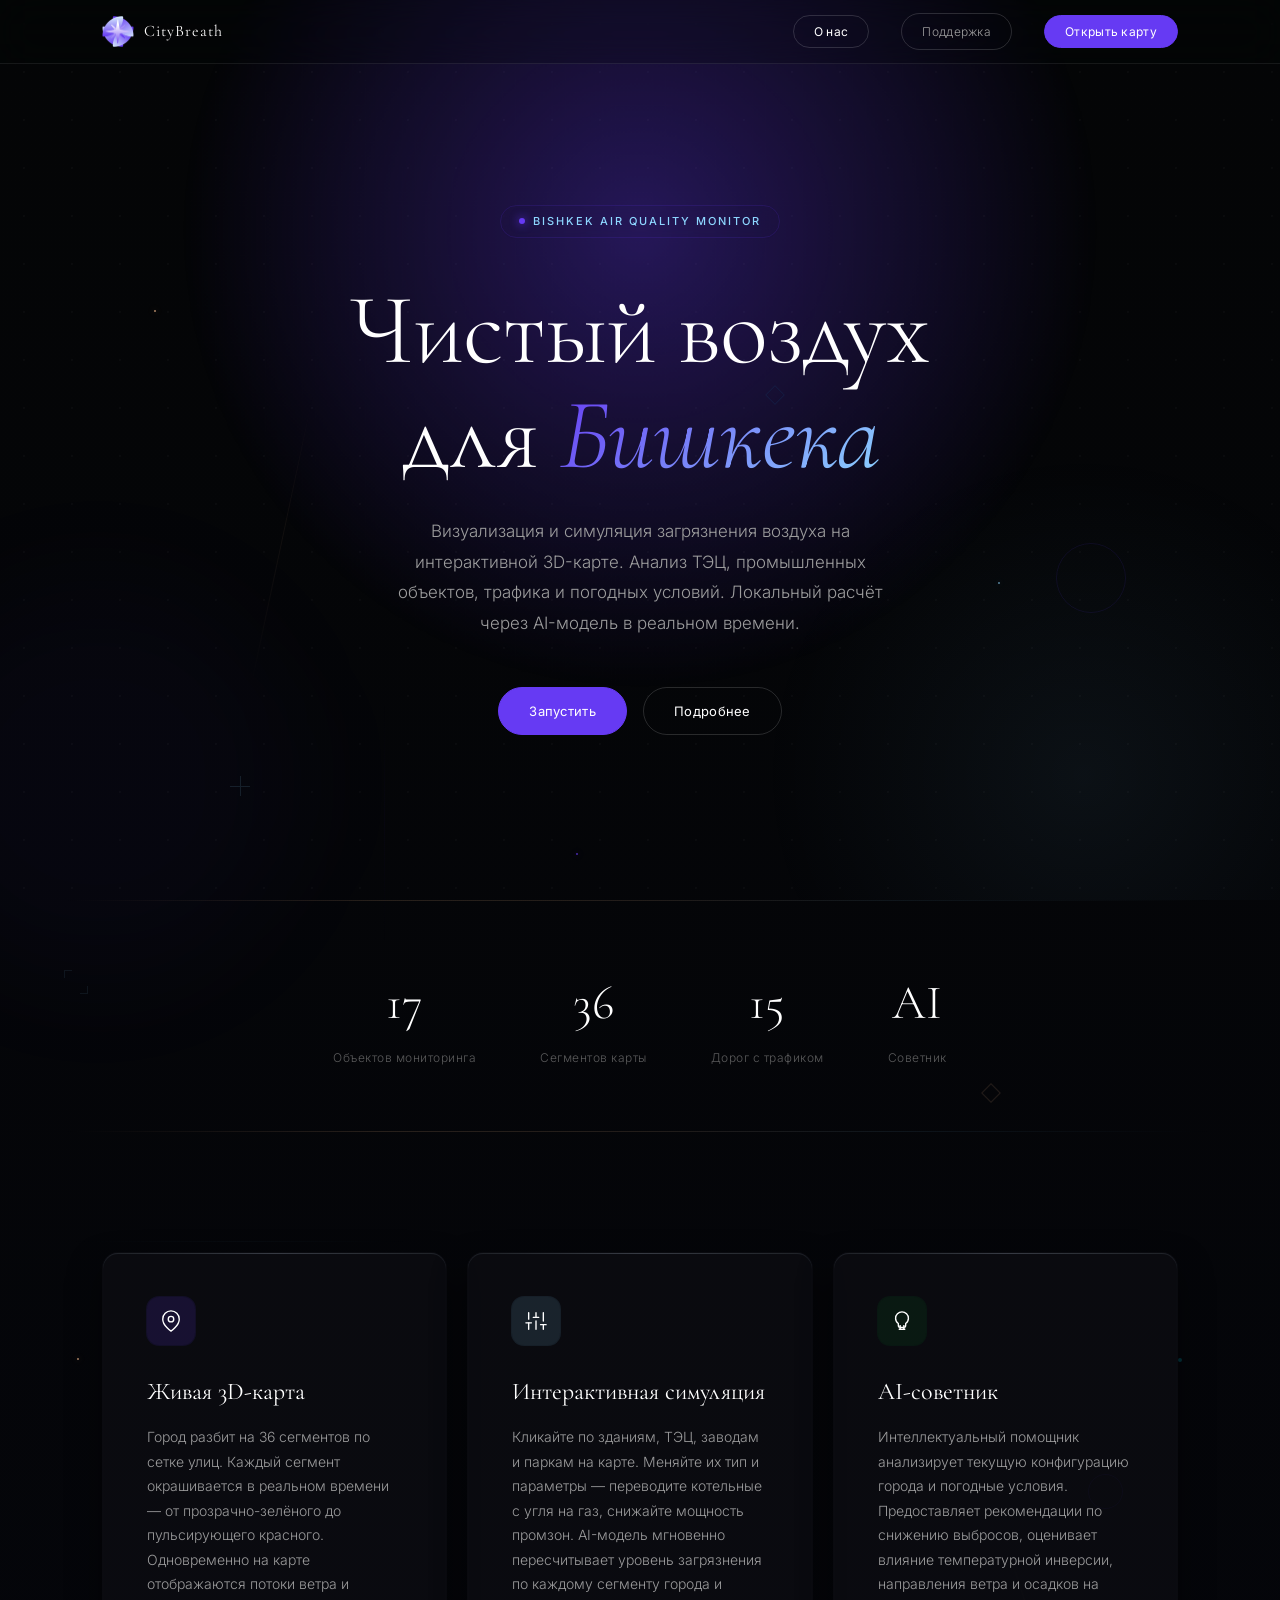
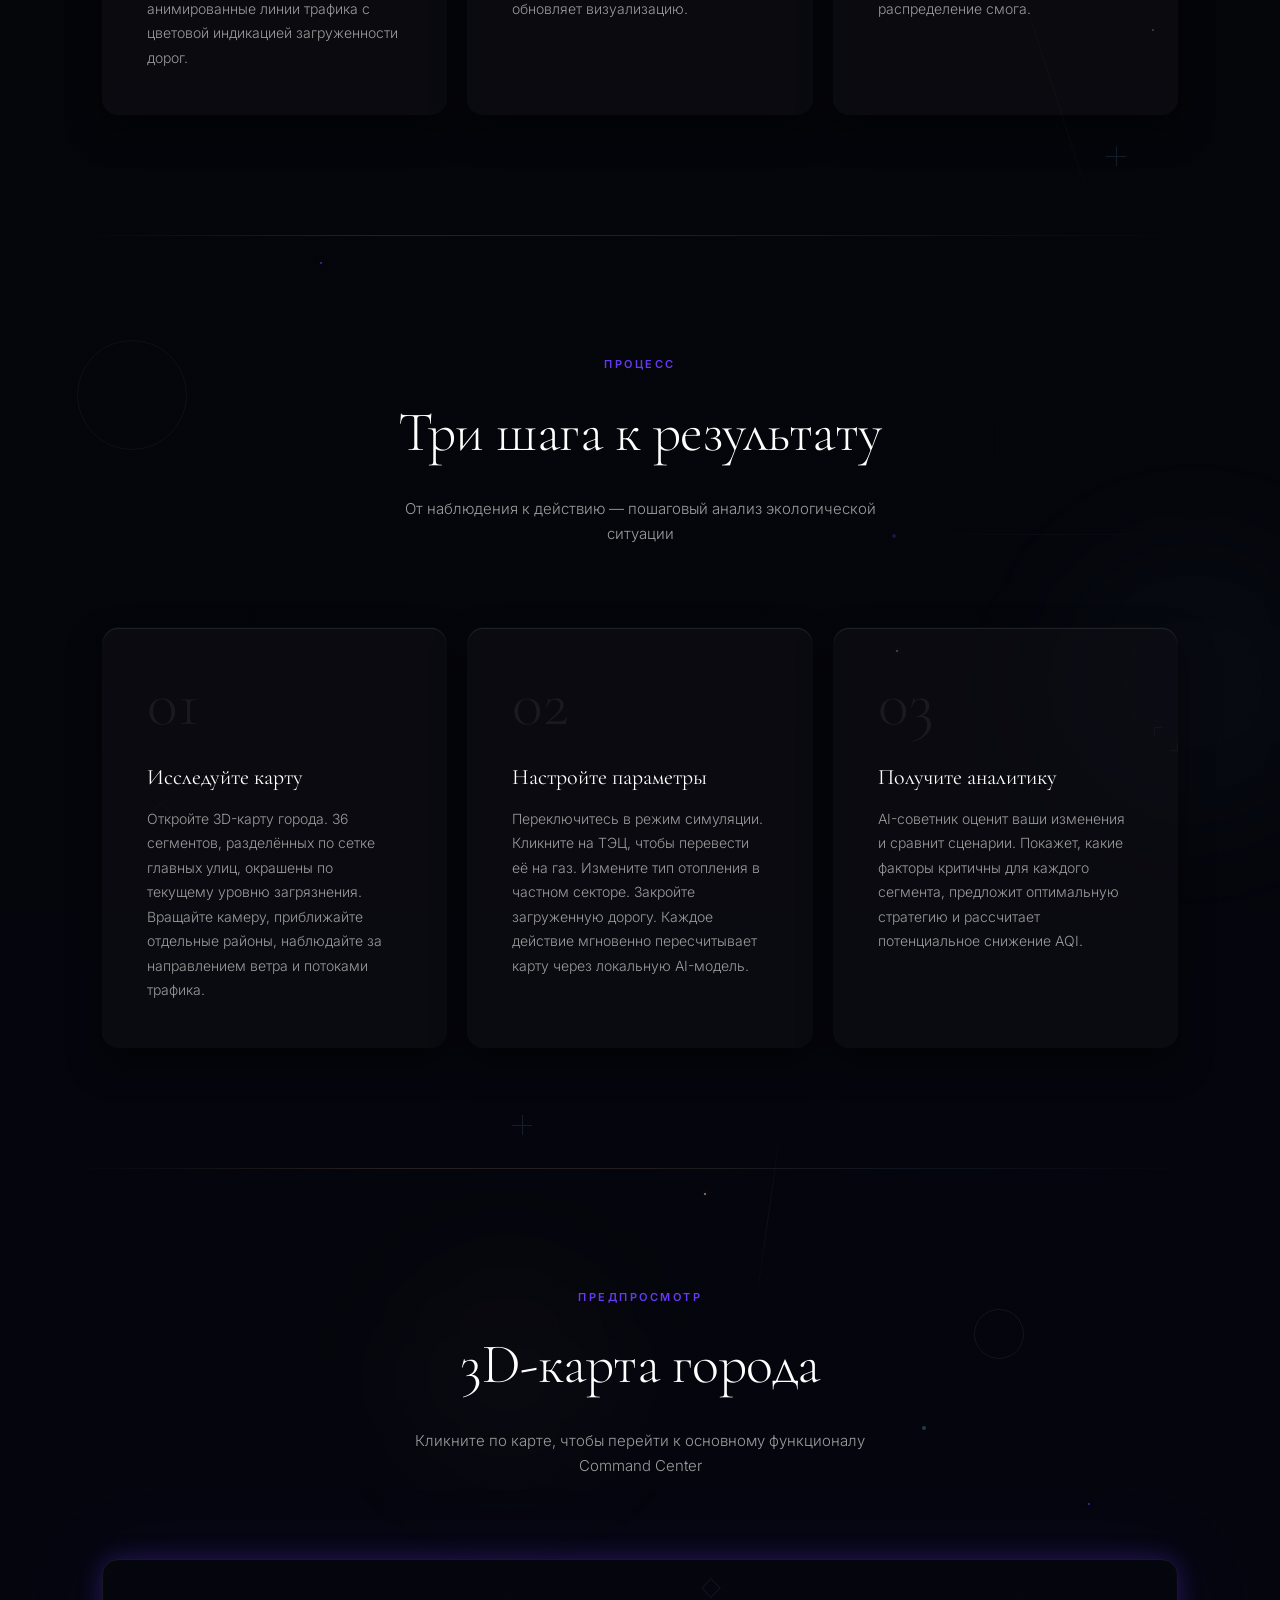
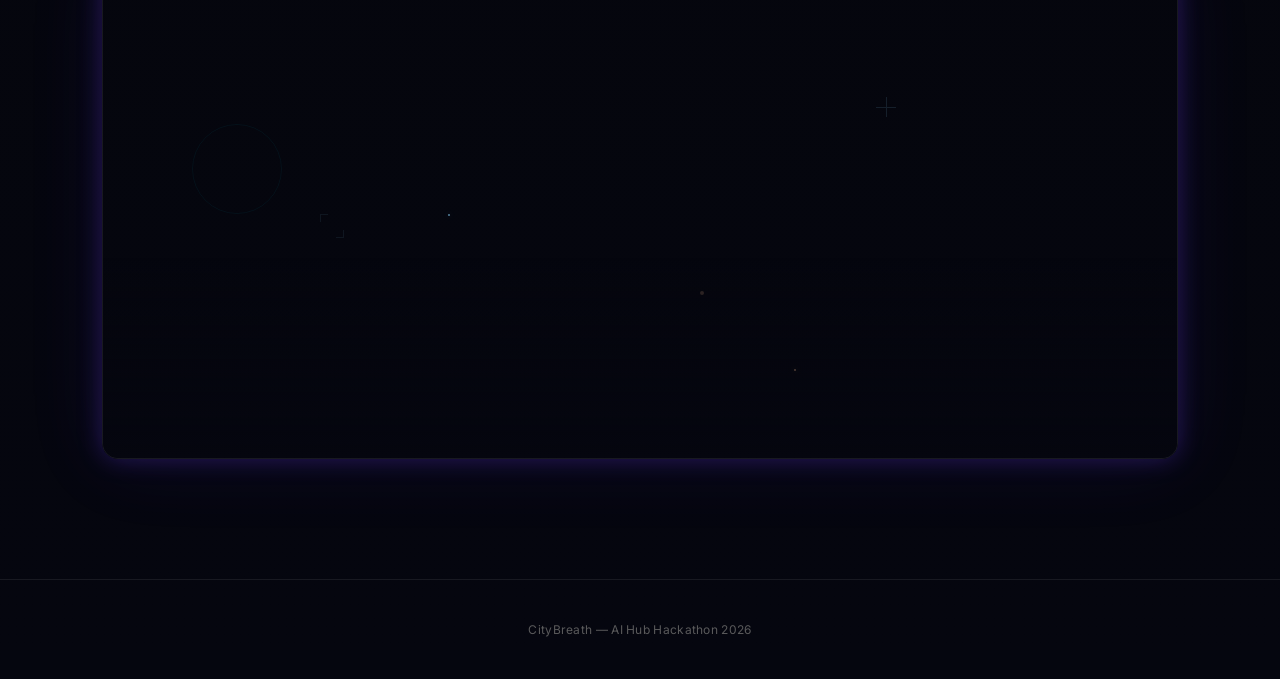
<file: front-web/index.html>
<!DOCTYPE html>
<html lang="ru">
<head>
  <meta charset="UTF-8">
  <meta name="viewport" content="width=device-width, initial-scale=1.0">
  <meta name="description" content="CityBreath — интерактивная 3D-симуляция загрязнения воздуха в Бишкеке">
  <title>CityBreath — Чистый воздух для Бишкека</title>
  <link rel="preconnect" href="https://fonts.googleapis.com">
  <link rel="preconnect" href="https://fonts.gstatic.com" crossorigin>
  <link href="https://fonts.googleapis.com/css2?family=Cormorant+Garamond:ital,wght@0,300;0,400;0,500;1,300;1,400&family=Inter:wght@300;400;500;600&display=swap" rel="stylesheet">
  <script src="https://api.mapbox.com/mapbox-gl-js/v3.4.0/mapbox-gl.js"></script>
  <link href="https://api.mapbox.com/mapbox-gl-js/v3.4.0/mapbox-gl.css" rel="stylesheet">
  <link rel="stylesheet" href="css/tokens.css">
  <link rel="stylesheet" href="css/main.css">
  <link rel="stylesheet" href="css/components.css">
</head>
<body>

  <nav class="navbar" id="navbar">
    <div class="nav-inner">
      <div class="nav-logo">
        <img src="img/logo.png" alt="Domkrat Logo" class="spinning-logo" style="width: 32px; height: 32px; object-fit: contain;">
        <span class="logo-name">CityBreath</span>
      </div>
      <button class="nav-toggle" id="navToggle"><span></span><span></span><span></span></button>
      <div class="nav-links" id="navLinks">
        <button class="btn-pill btn-sm" onclick="navigateTo('about')">О нас</button>
        <a href="https://t.me/smokeebishkek_bot" target="_blank" rel="noopener noreferrer" class="btn-pill btn-sm" style="text-decoration: none;">Поддержка</a>
        <button class="btn-pill btn-filled btn-sm" onclick="navigateTo('app')">Открыть карту</button>
      </div>
    </div>
  </nav>

  <main id="landing">
    <div class="dot-grid"></div>
    <div id="mouseGlow"></div>

    <div class="float-orb" style="width:400px;height:400px;top:15%;left:-8%;background:rgba(102,58,243,0.03);"></div>
    <div class="float-orb" style="width:300px;height:300px;top:55%;right:-5%;background:rgba(141,214,255,0.025);animation-delay:-8s;"></div>
    <div class="float-orb" style="width:250px;height:250px;bottom:20%;left:30%;background:rgba(242,185,139,0.02);animation-delay:-14s;"></div>

    <div class="sparkle" style="top:8%;left:12%;animation-delay:0s;"></div>
    <div class="sparkle blue" style="top:15%;left:78%;animation-delay:1.2s;"></div>
    <div class="sparkle violet" style="top:22%;left:45%;animation-delay:2.5s;"></div>
    <div class="sparkle" style="top:35%;left:6%;animation-delay:0.6s;"></div>
    <div class="sparkle blue" style="top:42%;left:90%;animation-delay:3.1s;"></div>
    <div class="sparkle violet" style="top:48%;left:25%;animation-delay:1.8s;"></div>
    <div class="sparkle" style="top:58%;left:70%;animation-delay:0.3s;"></div>
    <div class="sparkle blue" style="top:65%;left:15%;animation-delay:2.8s;"></div>
    <div class="sparkle" style="top:72%;left:55%;animation-delay:1.5s;"></div>
    <div class="sparkle violet" style="top:80%;left:85%;animation-delay:3.5s;"></div>
    <div class="sparkle blue" style="top:88%;left:35%;animation-delay:0.9s;"></div>
    <div class="sparkle" style="top:92%;left:62%;animation-delay:2.1s;"></div>

    <div class="light-streak" style="top:10%;left:22%;height:300px;transform:rotate(12deg);"></div>
    <div class="light-streak" style="top:40%;right:18%;height:250px;transform:rotate(-18deg);"></div>
    <div class="light-streak" style="top:70%;left:60%;height:200px;transform:rotate(8deg);"></div>

    <div class="network-line h" style="top:32%;left:5%;width:350px;"></div>
    <div class="network-line h" style="top:55%;right:8%;width:280px;"></div>
    <div class="network-line v" style="top:18%;left:30%;height:250px;"></div>
    <div class="network-line v" style="top:50%;right:22%;height:200px;"></div>

    <div class="crosshair" style="top:20%;left:18%;"></div>
    <div class="crosshair" style="top:45%;right:12%;"></div>
    <div class="crosshair" style="top:70%;left:40%;"></div>
    <div class="crosshair" style="top:85%;right:30%;"></div>

    <div class="deco-ring" style="width:70px;height:70px;top:14%;right:12%;border-color:rgba(102,58,243,0.1);animation:levitate 8s ease-in-out infinite;"></div>
    <div class="deco-ring" style="width:110px;height:110px;top:50%;left:6%;border-color:rgba(141,214,255,0.06);animation:levitateAlt 11s ease-in-out 1.5s infinite;"></div>
    <div class="deco-ring" style="width:50px;height:50px;top:75%;right:20%;border-color:rgba(242,185,139,0.08);animation:levitate 9s ease-in-out 3s infinite;"></div>
    <div class="deco-ring" style="width:35px;height:35px;top:38%;left:85%;border-color:rgba(102,58,243,0.07);animation:levitateAlt 7s ease-in-out infinite;"></div>
    <div class="deco-ring" style="width:90px;height:90px;bottom:12%;left:15%;border-color:rgba(0,229,255,0.05);animation:levitate 13s ease-in-out 4s infinite;"></div>

    <div class="deco-diamond" style="top:28%;right:22%;border-color:rgba(242,185,139,0.12);animation:levitate 7s ease-in-out 1s infinite;"></div>
    <div class="deco-diamond" style="top:62%;left:12%;border-color:rgba(102,58,243,0.1);animation:levitateAlt 9s ease-in-out infinite;"></div>
    <div class="deco-diamond" style="top:82%;left:55%;border-color:rgba(141,214,255,0.08);animation:levitate 10s ease-in-out 2.5s infinite;"></div>
    <div class="deco-diamond" style="top:10%;left:60%;border-color:rgba(0,229,255,0.07);animation:levitateAlt 8s ease-in-out 0.5s infinite;"></div>

    <div class="deco-dot" style="top:18%;left:42%;background:rgba(242,185,139,0.3);animation:levitate 6s ease-in-out infinite;"></div>
    <div class="deco-dot" style="top:55%;right:30%;background:rgba(102,58,243,0.25);animation:levitateAlt 7s ease-in-out 1s infinite;"></div>
    <div class="deco-dot" style="top:78%;left:72%;background:rgba(141,214,255,0.25);animation:levitate 8s ease-in-out 2s infinite;"></div>
    <div class="deco-dot" style="top:35%;left:92%;background:rgba(0,229,255,0.2);animation:levitateAlt 9s ease-in-out infinite;"></div>
    <div class="deco-dot" style="top:90%;right:45%;background:rgba(242,185,139,0.2);animation:levitate 7s ease-in-out 3s infinite;"></div>

    <div class="deco-bracket" style="top:25%;left:5%;animation:levitate 10s ease-in-out 1s infinite;"></div>
    <div class="deco-bracket" style="top:60%;right:8%;animation:levitateAlt 12s ease-in-out infinite;"></div>
    <div class="deco-bracket" style="top:88%;left:25%;animation:levitate 11s ease-in-out 2s infinite;"></div>

    <section class="hero">
      <div class="hero-glow"></div>
      <div class="hero-glow-secondary"></div>
      <div class="hero-eyebrow"><span class="dot"></span> Bishkek Air Quality Monitor</div>
      <h1>Чистый воздух<br>для <em>Бишкека</em></h1>
      <p class="hero-sub">Визуализация и симуляция загрязнения воздуха на интерактивной 3D-карте. Анализ ТЭЦ, промышленных объектов, трафика и погодных условий. Локальный расчёт через AI-модель в реальном времени.</p>
      <div class="hero-actions">
        <button class="btn-pill btn-filled" onclick="navigateTo('app')">Запустить</button>
        <a href="#features" class="btn-pill">Подробнее</a>
      </div>
    </section>

    <div class="gradient-divider"></div>

    <div class="stats-bar reveal" id="statsBar">
      <div class="stat-item"><div class="stat-value" data-count="17">0</div><div class="stat-label">Объектов мониторинга</div></div>
      <div class="stat-item"><div class="stat-value" data-count="36">0</div><div class="stat-label">Сегментов карты</div></div>
      <div class="stat-item"><div class="stat-value" data-count="15">0</div><div class="stat-label">Дорог с трафиком</div></div>
      <div class="stat-item"><div class="stat-value">AI</div><div class="stat-label">Советник</div></div>
    </div>

    <div class="gradient-divider"></div>

    <section class="section" id="features">
      <div class="container">
        <div class="features-grid reveal-stagger">
          <div class="feature-card reveal">
            <div class="feature-icon violet"><svg width="22" height="22" viewBox="0 0 24 24" fill="none" stroke="currentColor" stroke-width="1.5" stroke-linecap="round" stroke-linejoin="round"><path d="M21 10c0 7-9 13-9 13s-9-6-9-13a9 9 0 0 1 18 0z"/><circle cx="12" cy="10" r="3"/></svg></div>
            <h3>Живая 3D-карта</h3>
            <p>Город разбит на 36 сегментов по сетке улиц. Каждый сегмент окрашивается в реальном времени — от прозрачно-зелёного до пульсирующего красного. Одновременно на карте отображаются потоки ветра и анимированные линии трафика с цветовой индикацией загруженности дорог.</p>
          </div>
          <div class="feature-card reveal">
            <div class="feature-icon blue"><svg width="22" height="22" viewBox="0 0 24 24" fill="none" stroke="currentColor" stroke-width="1.5" stroke-linecap="round" stroke-linejoin="round"><line x1="4" y1="21" x2="4" y2="14"/><line x1="4" y1="10" x2="4" y2="3"/><line x1="12" y1="21" x2="12" y2="12"/><line x1="12" y1="8" x2="12" y2="3"/><line x1="20" y1="21" x2="20" y2="16"/><line x1="20" y1="12" x2="20" y2="3"/><line x1="1" y1="14" x2="7" y2="14"/><line x1="9" y1="8" x2="15" y2="8"/><line x1="17" y1="16" x2="23" y2="16"/></svg></div>
            <h3>Интерактивная симуляция</h3>
            <p>Кликайте по зданиям, ТЭЦ, заводам и паркам на карте. Меняйте их тип и параметры — переводите котельные с угля на газ, снижайте мощность промзон. AI-модель мгновенно пересчитывает уровень загрязнения по каждому сегменту города и обновляет визуализацию.</p>
          </div>
          <div class="feature-card reveal">
            <div class="feature-icon green"><svg width="22" height="22" viewBox="0 0 24 24" fill="none" stroke="currentColor" stroke-width="1.5" stroke-linecap="round" stroke-linejoin="round"><path d="M12 2a7 7 0 0 1 7 7c0 2.38-1.19 4.47-3 5.74V17a2 2 0 0 1-2 2h-4a2 2 0 0 1-2-2v-2.26C6.19 13.47 5 11.38 5 9a7 7 0 0 1 7-7z"/><line x1="9" y1="21" x2="15" y2="21"/><line x1="10" y1="17" x2="10" y2="21"/><line x1="14" y1="17" x2="14" y2="21"/></svg></div>
            <h3>AI-советник</h3>
            <p>Интеллектуальный помощник анализирует текущую конфигурацию города и погодные условия. Предоставляет рекомендации по снижению выбросов, оценивает влияние температурной инверсии, направления ветра и осадков на распределение смога.</p>
          </div>
        </div>
      </div>
    </section>

    <div class="gradient-divider"></div>

    <section class="section" id="how-it-works">
      <div class="container">
        <div class="section-header reveal">
          <div class="section-label">Процесс</div>
          <h2 class="section-title">Три шага к результату</h2>
          <p class="section-desc">От наблюдения к действию — пошаговый анализ экологической ситуации</p>
        </div>
        <div class="steps-grid reveal-stagger">
          <div class="step-card reveal">
            <h3>Исследуйте карту</h3>
            <p>Откройте 3D-карту города. 36 сегментов, разделённых по сетке главных улиц, окрашены по текущему уровню загрязнения. Вращайте камеру, приближайте отдельные районы, наблюдайте за направлением ветра и потоками трафика.</p>
          </div>
          <div class="step-card reveal">
            <h3>Настройте параметры</h3>
            <p>Переключитесь в режим симуляции. Кликните на ТЭЦ, чтобы перевести её на газ. Измените тип отопления в частном секторе. Закройте загруженную дорогу. Каждое действие мгновенно пересчитывает карту через локальную AI-модель.</p>
          </div>
          <div class="step-card reveal">
            <h3>Получите аналитику</h3>
            <p>AI-советник оценит ваши изменения и сравнит сценарии. Покажет, какие факторы критичны для каждого сегмента, предложит оптимальную стратегию и рассчитает потенциальное снижение AQI.</p>
          </div>
        </div>
      </div>
    </section>

    <div class="gradient-divider"></div>

    <section class="map-preview-section reveal-scale" id="map-preview">
      <div class="container">
        <div class="section-header">
          <div class="section-label">Предпросмотр</div>
          <h2 class="section-title">3D-карта города</h2>
          <p class="section-desc">Кликните по карте, чтобы перейти к основному функционалу Command Center</p>
        </div>
        <div class="map-preview-frame" style="cursor:pointer; box-shadow: var(--glow-violet);" onclick="navigateTo('app')">
          <div id="preview-map" style="pointer-events:none;"></div>
        </div>
      </div>
    </section>

    <footer class="footer">CityBreath — AI Hub Hackathon 2026</footer>
  </main>

  <main id="about-view" class="hidden">
    <div class="dot-grid"></div>
    <div class="float-orb" style="width:400px;height:400px;top:15%;left:-8%;background:rgba(102,58,243,0.03);"></div>
    <div class="float-orb" style="width:300px;height:300px;top:55%;right:-5%;background:rgba(141,214,255,0.025);animation-delay:-8s;"></div>

    <section class="hero" style="min-height: auto; padding-top: 160px; padding-bottom: 60px;">
      <div class="hero-glow"></div>
      <div class="hero-glow-secondary"></div>
      <div class="hero-eyebrow"><span class="dot"></span> Команда разработчиков</div>
      <h1>Мы — <em>3eFear</em></h1>
      <p class="hero-sub">маленькая команда с большими амбициями</p>
    </section>

    <div class="gradient-divider"></div>

    <section class="section" style="padding-top: 60px; padding-bottom: 120px;">
      <div class="container">
        <div class="features-grid reveal-stagger">
          <div class="feature-card reveal">
            <div class="feature-icon violet">1</div>
            <h3>Сардалбек уулу Санжар</h3>
            <p>Backend dev</p>
          </div>
          <div class="feature-card reveal">
            <div class="feature-icon blue">2</div>
            <h3>Алманбеков Ислам</h3>
            <p>ML</p>
          </div>
          <div class="feature-card reveal">
            <div class="feature-icon green">3</div>
            <h3>Третий участник</h3>
            <p>Frontend dev</p>
          </div>
        </div>
        <div style="margin-top:80px; display:flex; justify-content:center;" class="reveal">
          <button class="btn-pill btn-filled" onclick="navigateTo('landing')">&#8592; Назад на главную</button>
        </div>
      </div>
    </section>
  </main>

  <main id="app-view" class="hidden">
    <div class="app-layout">
      <aside class="sidebar" id="sidebar">
        <div class="sidebar-header">
          <img src="img/logo.png" alt="Logo" class="spinning-logo" style="width: 26px; height: 26px; object-fit: contain;">
          <span class="sidebar-title">CityBreath</span>
          <button class="sidebar-collapse-btn" id="sidebarToggle">&#9666;</button>
        </div>
        <div class="sidebar-nav">
          <button class="sidebar-nav-btn active" data-mode="live"><span class="nav-icon">&#9671;</span><span class="nav-label">Карта</span></button>
          <button class="sidebar-nav-btn" data-mode="edit"><span class="nav-icon">&#9998;</span><span class="nav-label">Симуляция</span></button>
          <button class="sidebar-nav-btn" data-mode="ai"><span class="nav-icon">&#9678;</span><span class="nav-label">AI</span></button>
          <button class="sidebar-nav-btn" id="btn-analysis"><span class="nav-icon">&#10022;</span><span class="nav-label">Анализ</span></button>
          <button class="sidebar-nav-btn" id="btn-windrose"><span class="nav-icon">&#10042;</span><span class="nav-label">Роза ветров</span></button>
        </div>
        <div class="sidebar-controls" id="sidebarControls"></div>
        <div class="sidebar-footer">
          <button class="btn-pill btn-sm" style="width:100%;justify-content:center;" onclick="navigateTo('landing')">&#8592; Главная</button>
        </div>
      </aside>

      <div class="map-area" id="mapArea">
        <div id="map"></div>
        <canvas id="windCanvas"></canvas>
        <div class="map-overlay-aqi hidden" id="aqiOverlay">
          <svg class="aqi-ring" viewBox="0 0 86 86">
            <circle cx="43" cy="43" r="36" fill="none" stroke="rgba(255,255,255,0.06)" stroke-width="4"/>
            <circle id="aqiArc" cx="43" cy="43" r="36" fill="none" stroke-width="4" stroke-linecap="round"
              transform="rotate(-90 43 43)" stroke-dasharray="0 226" stroke="#663af3"/>
          </svg>
          <div class="aqi-number" id="aqiNumber">—</div>
          <div class="aqi-label-text">AQI</div>
          <div class="aqi-status" id="aqiStatus"></div>
        </div>
        <div class="map-overlay-insight hidden" id="insightOverlay">
          <div class="insight-header" style="display:flex;justify-content:space-between;align-items:center;">
            <span>&#10022; Анализ</span>
            <button id="closeInsightBtn" style="background:none;border:none;color:var(--text-ash);cursor:pointer;font-size:16px;padding:0;line-height:1;">&times;</button>
          </div>
          <div class="insight-text" id="insightText"></div>
        </div>
      </div>

      <div class="ai-panel hidden" id="aiPanel">
        <div class="ai-header">
          <div class="ai-avatar">&#9678;</div>
          <div class="ai-header-info">
            <h3>AI Советник</h3>
            <p>Анализ качества воздуха</p>
          </div>
          <div class="ai-status"><span class="ai-status-dot"></span>Online</div>
        </div>
        <div class="ai-messages" id="aiMessages">
          <div class="ai-msg bot">Здравствуйте. Я AI-советник по качеству воздуха. Задайте вопрос о загрязнении, ТЭЦ, влиянии трафика или запросите рекомендации.<div class="ai-msg-time">сейчас</div></div>
        </div>
        <div class="ai-input-bar">
          <input class="ai-input" id="aiInput" type="text" placeholder="Задайте вопрос...">
          <button class="ai-send-btn" id="aiSendBtn">&#10148;</button>
        </div>
      </div>

      <div id="notifContainer" class="notification-container"></div>
    </div>
  </main>

  <script type="module" src="js/app.js"></script>
</body>
</html>
</file>
<file: front-web/css/tokens.css>
:root {
  --bg-void: #040506;
  --bg-void-deep: #05060f;
  --bg-card: rgba(16, 16, 23, 0.5);
  --bg-card-solid: #0c0c14;
  --bg-elevated: #101017;

  --text-ghost: #ffffff;
  --text-comet: #d8ecf8;
  --text-ash: #9c9c9d;
  --text-ember: #5a5a5b;

  --neon-violet: #663af3;
  --neon-violet-dim: rgba(102, 58, 243, 0.15);
  --neon-violet-glow: rgba(102, 58, 243, 0.35);
  --spring-green: #08872b;
  --spring-green-bright: #0ae448;
  --spring-green-dim: rgba(8, 135, 43, 0.12);
  --polar-blue: #8dd6ff;
  --polar-blue-dim: rgba(141, 214, 255, 0.12);
  --ember-red: #e53935;
  --ember-orange: #ff8709;
  --warm-yellow: #ffc533;

  --glass-bg: rgba(5, 6, 15, 0.4);
  --glass-border: rgba(255, 255, 255, 0.08);
  --glass-border-hover: rgba(255, 255, 255, 0.14);
  --glass-blur: blur(16px);

  --shadow-card: inset rgba(199, 211, 234, 0.12) 0px 1px 1px 0px, 0px 16px 32px rgba(0, 0, 0, 0.5);
  --shadow-card-hover: inset rgba(199, 211, 234, 0.18) 0px 1px 1px 0px, 0px 24px 48px rgba(0, 0, 0, 0.6);

  --glow-violet: 0 0 24px rgba(102, 58, 243, 0.3), 0 0 80px rgba(102, 58, 243, 0.1);
  --glow-green: 0 0 24px rgba(10, 228, 72, 0.3), 0 0 80px rgba(10, 228, 72, 0.1);
  --glow-blue: 0 0 24px rgba(141, 214, 255, 0.3), 0 0 80px rgba(141, 214, 255, 0.1);
  --glow-red: 0 0 24px rgba(229, 57, 53, 0.3);

  --radius-card: 16px;
  --radius-pill: 100px;
  --radius-sm: 8px;

  --font-display: 'Cormorant Garamond', 'Playfair Display', 'Georgia', serif;
  --font-ui: 'Inter', system-ui, -apple-system, sans-serif;

  --ease-out-expo: cubic-bezier(0.16, 1, 0.3, 1);
  --ease-out-quart: cubic-bezier(0.25, 1, 0.5, 1);
  --transition-fast: 0.15s ease;
  --transition-base: 0.3s var(--ease-out-expo);
  --transition-slow: 0.6s var(--ease-out-expo);

  --seg-green: rgba(8, 135, 43, 0.08);
  --seg-yellow: rgba(255, 193, 7, 0.2);
  --seg-orange: rgba(255, 135, 9, 0.35);
  --seg-red: rgba(255, 51, 51, 0.5);
  --seg-critical: rgba(200, 30, 60, 0.65);
}
</file>
<file: front-web/css/main.css>
*, *::before, *::after { margin: 0; padding: 0; box-sizing: border-box; }
html { scroll-behavior: smooth; }

body {
  font-family: var(--font-ui);
  background: var(--bg-void);
  color: var(--text-comet);
  line-height: 1.6;
  overflow-x: hidden;
  -webkit-font-smoothing: antialiased;
}

a { color: inherit; text-decoration: none; }
button { font-family: inherit; cursor: pointer; border: none; background: none; color: inherit; }
input, select, textarea { font-family: inherit; color: inherit; background: none; border: none; outline: none; }

::-webkit-scrollbar { width: 5px; }
::-webkit-scrollbar-track { background: var(--bg-void); }
::-webkit-scrollbar-thumb { background: var(--text-ember); border-radius: 3px; }

.hidden { display: none !important; }

.container { max-width: 1140px; margin: 0 auto; padding: 0 32px; }

#landing {
  min-height: 100vh;
  background: linear-gradient(180deg, var(--bg-void) 0%, var(--bg-void-deep) 100%);
  position: relative;
  overflow: hidden;
}

.dot-grid {
  position: fixed;
  inset: 0;
  background-image: radial-gradient(circle, rgba(178, 178, 178, 0.04) 1px, transparent 1px);
  background-size: 48px 48px;
  pointer-events: none;
  z-index: 0;
}

.sparkle {
  position: absolute;
  width: 2px;
  height: 2px;
  border-radius: 50%;
  background: rgba(242, 185, 139, 0.7);
  box-shadow: 0 0 6px rgba(242, 185, 139, 0.4), 0 0 12px rgba(242, 185, 139, 0.15);
  animation: sparkleAnim 4s ease-in-out infinite;
  pointer-events: none;
  z-index: 1;
}

.sparkle.blue {
  background: rgba(141, 214, 255, 0.6);
  box-shadow: 0 0 6px rgba(141, 214, 255, 0.3), 0 0 12px rgba(141, 214, 255, 0.1);
}

.sparkle.violet {
  background: rgba(102, 58, 243, 0.7);
  box-shadow: 0 0 6px rgba(102, 58, 243, 0.4), 0 0 14px rgba(102, 58, 243, 0.15);
}

@keyframes sparkleAnim {
  0%, 100% { opacity: 0; transform: scale(0.5); }
  50% { opacity: 1; transform: scale(1.5); }
}

.gradient-divider {
  width: 100%;
  height: 1px;
  background: linear-gradient(90deg, transparent 5%, rgba(242, 185, 139, 0.15) 30%, rgba(254, 201, 155, 0.12) 50%, rgba(141, 214, 255, 0.08) 70%, transparent 95%);
  position: relative;
  z-index: 2;
}

.light-streak {
  position: absolute;
  width: 1px;
  pointer-events: none;
  z-index: 0;
}

.light-streak::after {
  content: '';
  position: absolute;
  inset: 0;
  background: linear-gradient(180deg, transparent, rgba(242, 185, 139, 0.06), transparent);
}

.network-line {
  position: absolute;
  pointer-events: none;
  z-index: 0;
}

.network-line.h {
  height: 1px;
  background: linear-gradient(90deg, transparent, rgba(141, 214, 255, 0.03), transparent);
}

.network-line.v {
  width: 1px;
  background: linear-gradient(180deg, transparent, rgba(102, 58, 243, 0.03), transparent);
}

.float-orb {
  position: absolute;
  border-radius: 50%;
  pointer-events: none;
  z-index: 0;
  filter: blur(60px);
  animation: floatOrb 20s ease-in-out infinite;
}

@keyframes floatOrb {
  0%, 100% { transform: translate(0, 0) scale(1); }
  25% { transform: translate(30px, -20px) scale(1.05); }
  50% { transform: translate(-15px, 15px) scale(0.95); }
  75% { transform: translate(20px, 10px) scale(1.02); }
}

.crosshair {
  position: absolute;
  width: 20px;
  height: 20px;
  pointer-events: none;
  z-index: 1;
  opacity: 0.12;
}

.crosshair::before {
  content: '';
  position: absolute;
  top: 50%;
  left: 0;
  right: 0;
  height: 1px;
  background: var(--polar-blue);
}

.crosshair::after {
  content: '';
  position: absolute;
  left: 50%;
  top: 0;
  bottom: 0;
  width: 1px;
  background: var(--polar-blue);
}

#mouseGlow {
  position: fixed;
  width: 800px;
  height: 800px;
  border-radius: 50%;
  background: radial-gradient(circle, rgba(102, 58, 243, 0.06) 0%, rgba(141, 214, 255, 0.015) 35%, transparent 60%);
  pointer-events: none;
  transform: translate(-50%, -50%);
  z-index: 1;
  opacity: 0;
  transition: opacity 0.6s ease;
  will-change: left, top;
}
#landing:hover #mouseGlow { opacity: 1; }

.hero {
  min-height: 100vh;
  display: flex;
  flex-direction: column;
  align-items: center;
  justify-content: center;
  text-align: center;
  padding: 140px 32px 100px;
  position: relative;
  overflow: hidden;
  z-index: 2;
}

.hero-glow {
  position: absolute;
  top: -30%;
  left: 50%;
  transform: translateX(-50%);
  width: 1000px;
  height: 1000px;
  background: radial-gradient(circle, var(--neon-violet-glow) 0%, transparent 65%);
  animation: violetPulse 6s ease-in-out infinite;
  pointer-events: none;
  will-change: transform;
}

.hero-glow-secondary {
  position: absolute;
  bottom: -25%;
  right: -12%;
  width: 700px;
  height: 700px;
  background: radial-gradient(circle, rgba(141, 214, 255, 0.06) 0%, transparent 65%);
  animation: violetPulse 8s ease-in-out 2s infinite;
  pointer-events: none;
}

.hero-eyebrow {
  display: inline-flex;
  align-items: center;
  gap: 8px;
  padding: 7px 18px;
  border: 1px solid var(--neon-violet-dim);
  border-radius: var(--radius-pill);
  font-size: 11px;
  font-weight: 500;
  letter-spacing: 2px;
  text-transform: uppercase;
  color: var(--polar-blue);
  margin-bottom: 40px;
  animation: fadeInUp 1s var(--ease-out-expo) 0.1s both;
  backdrop-filter: blur(8px);
}

.hero-eyebrow .dot {
  width: 6px;
  height: 6px;
  border-radius: 50%;
  background: var(--neon-violet);
  box-shadow: 0 0 10px var(--neon-violet);
  animation: pulse 2.5s infinite;
}

.hero h1 {
  font-family: var(--font-display);
  font-size: clamp(48px, 8vw, 100px);
  font-weight: 300;
  line-height: 1.05;
  letter-spacing: -1px;
  color: var(--text-ghost);
  margin-bottom: 28px;
  animation: fadeInUp 1.2s var(--ease-out-expo) 0.2s both;
  position: relative;
  z-index: 2;
}

.hero h1 em {
  font-style: italic;
  background: linear-gradient(135deg, var(--neon-violet), var(--polar-blue));
  -webkit-background-clip: text;
  -webkit-text-fill-color: transparent;
  background-clip: text;
}

.hero-sub {
  font-size: 17px;
  font-weight: 300;
  color: var(--text-ash);
  max-width: 520px;
  margin-bottom: 48px;
  line-height: 1.8;
  animation: fadeInUp 1.2s var(--ease-out-expo) 0.35s both;
}

.hero-actions {
  display: flex;
  gap: 16px;
  flex-wrap: wrap;
  justify-content: center;
  animation: fadeInUp 1.2s var(--ease-out-expo) 0.5s both;
}

.stats-bar {
  display: flex;
  justify-content: center;
  gap: 64px;
  padding: 64px 32px;
  flex-wrap: wrap;
  position: relative;
  z-index: 2;
}

.stat-item { text-align: center; }

.stat-value {
  font-family: var(--font-display);
  font-size: 48px;
  font-weight: 300;
  color: var(--text-ghost);
  transition: color 0.3s ease;
}

.stat-label {
  font-size: 12px;
  color: var(--text-ember);
  margin-top: 6px;
  letter-spacing: 0.5px;
  font-weight: 300;
}

.section {
  padding: 120px 0;
  position: relative;
  z-index: 2;
}

.section-label {
  font-size: 11px;
  font-weight: 600;
  letter-spacing: 2.5px;
  text-transform: uppercase;
  color: var(--neon-violet);
  margin-bottom: 14px;
}

.section-title {
  font-family: var(--font-display);
  font-size: clamp(32px, 4.5vw, 56px);
  font-weight: 300;
  color: var(--text-ghost);
  letter-spacing: -0.5px;
  margin-bottom: 18px;
}

.section-desc {
  font-size: 15px;
  color: var(--text-ash);
  max-width: 500px;
  line-height: 1.7;
  font-weight: 300;
}

.section-header {
  text-align: center;
  margin-bottom: 80px;
  display: flex;
  flex-direction: column;
  align-items: center;
}

.features-grid {
  display: grid;
  grid-template-columns: repeat(auto-fit, minmax(300px, 1fr));
  gap: 20px;
}

.feature-card {
  background: var(--bg-card);
  border-radius: var(--radius-card);
  padding: 44px;
  min-height: 320px;
  box-shadow: var(--shadow-card);
  transition: box-shadow 0.5s var(--ease-out-expo), transform 0.5s var(--ease-out-expo), border-color 0.5s ease;
  position: relative;
  overflow: hidden;
  border: 1px solid transparent;
}

.feature-card::before {
  content: '';
  position: absolute;
  top: 0;
  left: 0;
  right: 0;
  height: 1px;
  background: linear-gradient(90deg, transparent, rgba(199, 211, 234, 0.15), transparent);
  transition: opacity 0.4s ease;
}

.feature-card::after {
  content: '';
  position: absolute;
  top: -50%;
  left: -50%;
  width: 200%;
  height: 200%;
  background: radial-gradient(circle at var(--card-mouse-x, 50%) var(--card-mouse-y, 50%), rgba(102, 58, 243, 0.04) 0%, transparent 50%);
  pointer-events: none;
  opacity: 0;
  transition: opacity 0.4s ease;
}

.feature-card:hover::after { opacity: 1; }

.feature-card:hover {
  box-shadow: var(--shadow-card-hover), 0 0 40px rgba(102, 58, 243, 0.08);
  transform: translateY(-8px) scale(1.01);
  border-color: rgba(102, 58, 243, 0.15);
}

.feature-icon {
  width: 48px;
  height: 48px;
  border-radius: 12px;
  display: flex;
  align-items: center;
  justify-content: center;
  font-family: var(--font-display);
  font-size: 18px;
  font-weight: 400;
  margin-bottom: 28px;
  color: var(--text-ghost);
  letter-spacing: 1px;
  transition: transform 0.4s var(--ease-out-expo), box-shadow 0.4s ease;
}

.feature-card:hover .feature-icon { transform: scale(1.12) rotate(3deg); }

.feature-icon.violet { background: var(--neon-violet-dim); box-shadow: 0 0 0 1px rgba(102,58,243,0.1); }
.feature-icon.green { background: var(--spring-green-dim); box-shadow: 0 0 0 1px rgba(8,135,43,0.1); }
.feature-icon.blue { background: var(--polar-blue-dim); box-shadow: 0 0 0 1px rgba(141,214,255,0.1); }

.feature-card:hover .feature-icon.violet { box-shadow: var(--glow-violet); }
.feature-card:hover .feature-icon.green { box-shadow: var(--glow-green); }
.feature-card:hover .feature-icon.blue { box-shadow: var(--glow-blue); }

.feature-card h3 {
  font-family: var(--font-display);
  font-size: 24px;
  font-weight: 400;
  color: var(--text-ghost);
  margin-bottom: 14px;
}

.feature-card p {
  font-size: 14px;
  color: var(--text-ash);
  line-height: 1.75;
  font-weight: 300;
}

.steps-grid {
  display: grid;
  grid-template-columns: repeat(auto-fit, minmax(300px, 1fr));
  gap: 20px;
  counter-reset: step;
}

.step-card {
  background: var(--bg-card);
  border-radius: var(--radius-card);
  padding: 44px;
  min-height: 300px;
  box-shadow: var(--shadow-card);
  counter-increment: step;
  position: relative;
  overflow: hidden;
  border: 1px solid transparent;
  transition: box-shadow 0.5s var(--ease-out-expo), transform 0.5s var(--ease-out-expo), border-color 0.5s ease;
}

.step-card::before {
  content: '0' counter(step);
  font-family: var(--font-display);
  font-size: 64px;
  font-weight: 300;
  color: var(--text-ember);
  opacity: 0.2;
  line-height: 1;
  margin-bottom: 24px;
  display: block;
  transition: opacity 0.4s ease, transform 0.4s var(--ease-out-expo), color 0.4s ease;
}

.step-card:hover {
  box-shadow: var(--shadow-card-hover);
  transform: translateY(-6px);
  border-color: rgba(141, 214, 255, 0.08);
}
.step-card:hover::before { opacity: 0.5; transform: translateX(4px); color: rgba(242, 185, 139, 0.3); }

.step-card h3 {
  font-family: var(--font-display);
  font-size: 22px;
  font-weight: 400;
  color: var(--text-ghost);
  margin-bottom: 12px;
}

.step-card p { font-size: 14px; color: var(--text-ash); line-height: 1.75; font-weight: 300; }

.map-preview-section {
  padding: 120px 0;
  position: relative;
  z-index: 2;
}

.map-preview-frame {
  position: relative;
  height: 500px;
  border-radius: var(--radius-card);
  overflow: hidden;
  box-shadow: var(--shadow-card);
  border: 1px solid var(--glass-border);
}

.map-preview-frame::after {
  content: '';
  position: absolute;
  bottom: 0; left: 0; right: 0;
  height: 200px;
  background: linear-gradient(to top, var(--bg-void-deep), transparent);
  pointer-events: none;
  z-index: 1;
}

.map-preview-frame #preview-map { width: 100%; height: 100%; }

.cta-section {
  padding: 160px 0;
  text-align: center;
  position: relative;
  z-index: 2;
}

.cta-section .cta-glow {
  position: absolute;
  bottom: 10%;
  left: 50%;
  transform: translateX(-50%);
  width: 700px;
  height: 700px;
  background: radial-gradient(circle, rgba(102, 58, 243, 0.05) 0%, transparent 65%);
  pointer-events: none;
}

.cta-section h2 {
  font-family: var(--font-display);
  font-size: clamp(36px, 5.5vw, 68px);
  font-weight: 300;
  color: var(--text-ghost);
  margin-bottom: 20px;
}

.cta-section p { font-size: 16px; color: var(--text-ash); max-width: 440px; margin: 0 auto 44px; font-weight: 300; }

.footer {
  border-top: 1px solid var(--glass-border);
  padding: 40px;
  text-align: center;
  font-size: 12px;
  color: var(--text-ember);
  letter-spacing: 0.3px;
  position: relative;
  z-index: 2;
}

.reveal {
  opacity: 0;
  transform: translateY(60px);
  transition: opacity 1s var(--ease-out-expo), transform 1s var(--ease-out-expo);
}
.reveal.revealed {
  opacity: 1;
  transform: translateY(0);
}
.reveal-stagger .reveal:nth-child(1) { transition-delay: 0s; }
.reveal-stagger .reveal:nth-child(2) { transition-delay: 0.12s; }
.reveal-stagger .reveal:nth-child(3) { transition-delay: 0.15s; }
.reveal-stagger .reveal:nth-child(4) { transition-delay: 0.24s; }

.reveal-left {
  opacity: 0;
  transform: translateX(-40px);
  transition: opacity 0.9s var(--ease-out-expo), transform 0.9s var(--ease-out-expo);
}
.reveal-left.revealed { opacity: 1; transform: translateX(0); }

.reveal-scale {
  opacity: 0;
  transform: scale(0.92);
  transition: opacity 0.9s var(--ease-out-expo), transform 0.9s var(--ease-out-expo);
}
.reveal-scale.revealed { opacity: 1; transform: scale(1); }

@keyframes fadeInUp {
  from { opacity: 0; transform: translateY(40px); }
  to { opacity: 1; transform: translateY(0); }
}

@keyframes violetPulse {
  0%, 100% { opacity: 0.5; transform: translateX(-50%) scale(1); }
  50% { opacity: 0.8; transform: translateX(-50%) scale(1.08); }
}

@keyframes pulse {
  0%, 100% { opacity: 1; }
  50% { opacity: 0.3; }
}

@keyframes float {
  0%, 100% { transform: translateY(0); }
  50% { transform: translateY(-12px); }
}

@keyframes shimmer {
  0% { background-position: -400px 0; }
  100% { background-position: 400px 0; }
}

@keyframes borderGlow {
  0%, 100% { border-color: rgba(102, 58, 243, 0.1); }
  50% { border-color: rgba(102, 58, 243, 0.3); }
}

.deco-ring {
  position: absolute;
  border-radius: 50%;
  border: 1px solid;
  pointer-events: none;
  z-index: 1;
}

.deco-diamond {
  position: absolute;
  width: 14px;
  height: 14px;
  border: 1px solid;
  transform: rotate(45deg);
  pointer-events: none;
  z-index: 1;
}

.deco-dot {
  position: absolute;
  width: 4px;
  height: 4px;
  border-radius: 50%;
  pointer-events: none;
  z-index: 1;
}

.deco-bracket {
  position: absolute;
  width: 24px;
  height: 24px;
  pointer-events: none;
  z-index: 1;
  opacity: 0.08;
}

.deco-bracket::before {
  content: '';
  position: absolute;
  top: 0;
  left: 0;
  width: 8px;
  height: 8px;
  border-top: 1px solid var(--polar-blue);
  border-left: 1px solid var(--polar-blue);
}

.deco-bracket::after {
  content: '';
  position: absolute;
  bottom: 0;
  right: 0;
  width: 8px;
  height: 8px;
  border-bottom: 1px solid var(--polar-blue);
  border-right: 1px solid var(--polar-blue);
}

@keyframes levitate {
  0%, 100% { transform: translateY(0) rotate(0deg); }
  25% { transform: translateY(-18px) rotate(2deg); }
  50% { transform: translateY(-8px) rotate(-1deg); }
  75% { transform: translateY(-22px) rotate(1.5deg); }
}

@keyframes levitateAlt {
  0%, 100% { transform: translateY(0) rotate(0deg); }
  50% { transform: translateY(-28px) rotate(-4deg); }
}

@keyframes rotateSlow {
  from { transform: rotate(0deg); }
  to { transform: rotate(360deg); }
}

@keyframes orbitPulse {
  0%, 100% { opacity: 0.06; transform: scale(1); }
  50% { opacity: 0.12; transform: scale(1.08); }
}

@keyframes driftH {
  0%, 100% { transform: translateX(0); }
  50% { transform: translateX(30px); }
}

@media (max-width: 768px) {
  .hero { padding: 110px 20px 60px; }
  .stats-bar { gap: 28px; padding: 40px 20px; }
  .section { padding: 72px 0; }
  .container { padding: 0 20px; }
  .features-grid, .steps-grid { grid-template-columns: 1fr; }
  .map-preview-frame { height: 280px; }
  .feature-card, .step-card { min-height: auto; padding: 32px; }
  .cta-section { padding: 100px 0; }
  .sparkle, .light-streak, .network-line, .crosshair, .float-orb, .deco-ring, .deco-diamond, .deco-dot, .deco-bracket { display: none; }
}
</file>
<file: front-web/css/components.css>
.btn-pill {
  display: inline-flex;
  align-items: center;
  gap: 8px;
  padding: 13px 30px;
  border-radius: var(--radius-pill);
  border: 1px solid rgba(255, 255, 255, 0.15);
  background: transparent;
  color: var(--text-ghost);
  font-size: 13px;
  font-weight: 400;
  letter-spacing: 0.3px;
  transition: all var(--transition-base);
  white-space: nowrap;
}
.btn-pill:hover {
  border-color: var(--neon-violet);
  box-shadow: var(--glow-violet);
  background: var(--neon-violet-dim);
}
.btn-pill.btn-filled {
  background: var(--neon-violet);
  border-color: var(--neon-violet);
}
.btn-pill.btn-filled:hover {
  background: #7b52f5;
  box-shadow: var(--glow-violet);
}
.btn-pill.btn-sm { padding: 8px 20px; font-size: 12px; }
.btn-pill.btn-green { border-color: var(--spring-green); color: var(--spring-green-bright); }
.btn-pill.btn-green:hover { background: var(--spring-green-dim); box-shadow: var(--glow-green); }

.navbar {
  position: fixed;
  top: 0; left: 0; right: 0;
  height: 64px;
  z-index: 1000;
  backdrop-filter: blur(20px);
  -webkit-backdrop-filter: blur(20px);
  background: rgba(4, 5, 6, 0.2);
  border-bottom: 1px solid var(--glass-border);
}
.nav-inner {
  max-width: 1140px;
  margin: 0 auto;
  height: 100%;
  display: flex;
  align-items: center;
  justify-content: space-between;
  padding: 0 32px;
}
.nav-logo {
  display: flex;
  align-items: center;
  gap: 10px;
  z-index: 1001;
}
.logo-mark {
  width: 30px; height: 30px;
  border-radius: 8px;
  background: linear-gradient(135deg, var(--neon-violet), #8b6cf7);
  display: flex;
  align-items: center;
  justify-content: center;
  font-size: 14px;
  color: var(--text-ghost);
  box-shadow: 0 0 16px rgba(102, 58, 243, 0.3);
}
.logo-name {
  font-family: var(--font-display);
  font-size: 16px;
  font-weight: 400;
  letter-spacing: 1px;
  color: var(--text-ghost);
}
.nav-toggle {
  display: none;
  flex-direction: column;
  gap: 5px;
  padding: 4px;
  z-index: 1001;
}
.nav-toggle span {
  width: 20px; height: 1.5px;
  background: var(--text-comet);
  border-radius: 2px;
  transition: all var(--transition-base);
}
.nav-toggle.active span:nth-child(1) { transform: rotate(45deg) translateY(5px) translateX(4px); }
.nav-toggle.active span:nth-child(2) { opacity: 0; }
.nav-toggle.active span:nth-child(3) { transform: rotate(-45deg) translateY(-5px) translateX(4px); }
.nav-links {
  display: flex;
  align-items: center;
  gap: 32px;
}
.nav-links a {
  font-size: 13px;
  color: var(--text-ash);
  transition: color var(--transition-fast);
  font-weight: 300;
}
.nav-links a:hover { color: var(--text-ghost); }

@media (max-width: 768px) {
  .nav-toggle { display: flex; }
  .nav-links {
    position: fixed;
    inset: 0;
    background: rgba(4, 5, 6, 0.95);
    backdrop-filter: blur(24px);
    flex-direction: column;
    justify-content: center;
    gap: 28px;
    opacity: 0;
    visibility: hidden;
    transition: all var(--transition-slow);
  }
  .nav-links.open { opacity: 1; visibility: visible; }
  .nav-links a { font-size: 18px; }
}

.app-layout {
  position: relative;
  height: 100vh;
  width: 100vw;
  overflow: hidden;
  --sidebar-w: 280px;
}

.sidebar {
  position: absolute;
  left: 0;
  top: 0;
  bottom: 0;
  width: 280px;
  z-index: 100;
  background: rgba(5, 6, 15, 0.35);
  backdrop-filter: blur(20px);
  -webkit-backdrop-filter: blur(20px);
  border-right: 1px solid rgba(255, 255, 255, 0.06);
  display: flex;
  flex-direction: column;
  transition: width 0.5s var(--ease-out-expo);
  overflow-y: auto;
  overflow-x: hidden;
}
.sidebar.collapsed { width: 68px; }
.sidebar-header {
  display: flex;
  align-items: center;
  gap: 10px;
  padding: 16px 18px;
  border-bottom: 1px solid var(--glass-border);
  flex-shrink: 0;
}
.sidebar-title {
  font-family: var(--font-display);
  font-size: 14px;
  font-weight: 400;
  letter-spacing: 1px;
  flex: 1;
  color: var(--text-ghost);
  white-space: nowrap;
  overflow: hidden;
}
.sidebar-collapse-btn {
  width: 26px; height: 26px;
  border-radius: 6px;
  border: 1px solid var(--glass-border);
  display: flex;
  align-items: center;
  justify-content: center;
  font-size: 12px;
  color: var(--text-ash);
  transition: all var(--transition-fast);
  flex-shrink: 0;
}
.sidebar-collapse-btn:hover { border-color: var(--glass-border-hover); background: rgba(255,255,255,0.03); }
.collapsed .sidebar-title,
.collapsed .nav-label,
.collapsed .sidebar-controls,
.collapsed .sidebar-footer { display: none; }
.collapsed .sidebar-nav-btn span:not(.nav-icon) { display: none; }
.collapsed .sidebar-nav-btn { justify-content: center; padding: 12px; }

.sidebar-nav { padding: 12px; display: flex; flex-direction: column; gap: 3px; flex-shrink: 0; }
.sidebar-nav-btn {
  display: flex;
  align-items: center;
  gap: 10px;
  padding: 10px 12px;
  border-radius: var(--radius-sm);
  font-size: 13px;
  color: var(--text-ash);
  transition: all var(--transition-fast);
  width: 100%;
  text-align: left;
  font-weight: 300;
  white-space: nowrap;
}
.sidebar-nav-btn:hover { background: rgba(255,255,255,0.03); color: var(--text-comet); }
.sidebar-nav-btn.active {
  background: var(--neon-violet-dim);
  color: var(--polar-blue);
  box-shadow: inset 0 0 0 1px rgba(102, 58, 243, 0.2);
}
.sidebar-nav-btn .nav-icon { font-size: 16px; width: 22px; text-align: center; flex-shrink: 0; }

.sidebar-controls { flex: 1; padding: 16px; overflow-y: auto; }
.control-group { margin-bottom: 18px; }
.control-label {
  display: flex;
  align-items: center;
  justify-content: space-between;
  font-size: 12px;
  color: var(--text-ash);
  margin-bottom: 8px;
  font-weight: 300;
}
.control-value {
  font-size: 11px;
  font-weight: 500;
  color: var(--polar-blue);
  background: var(--polar-blue-dim);
  padding: 2px 8px;
  border-radius: 4px;
}
.control-slider {
  width: 100%;
  -webkit-appearance: none;
  height: 3px;
  border-radius: 2px;
  background: rgba(255,255,255,0.08);
  outline: none;
}
.control-slider::-webkit-slider-thumb {
  -webkit-appearance: none;
  width: 14px; height: 14px;
  border-radius: 50%;
  background: var(--polar-blue);
  cursor: pointer;
  box-shadow: 0 0 10px rgba(141, 214, 255, 0.4);
}
.control-select {
  width: 100%;
  padding: 8px 12px;
  border-radius: 8px;
  border: 1px solid var(--glass-border);
  background: var(--bg-card-solid);
  color: var(--text-comet);
  font-size: 12px;
  font-weight: 300;
}
.control-select option { background: var(--bg-card-solid); }
.control-section-title {
  font-size: 10px;
  font-weight: 500;
  letter-spacing: 2px;
  text-transform: uppercase;
  color: var(--text-ember);
  margin-bottom: 16px;
  margin-top: 8px;
}
.sidebar-footer {
  padding: 14px;
  border-top: 1px solid var(--glass-border);
  flex-shrink: 0;
}

.map-area {
  position: absolute;
  inset: 0;
}
#map { width: 100%; height: 100%; }
#windCanvas { position: absolute; top: 0; left: 0; width: 100%; height: 100%; pointer-events: none; z-index: 2; }

.map-overlay-aqi {
  position: absolute;
  bottom: 24px; right: 24px;
  z-index: 10;
  background: rgba(5, 6, 15, 0.4);
  backdrop-filter: blur(16px);
  -webkit-backdrop-filter: blur(16px);
  border: 1px solid var(--glass-border);
  border-radius: var(--radius-card);
  padding: 20px;
  min-width: 120px;
  text-align: center;
  box-shadow: var(--shadow-card);
}
.aqi-ring { width: 86px; height: 86px; margin: 0 auto 8px; }
.aqi-number {
  font-family: var(--font-display);
  font-size: 30px;
  font-weight: 300;
  line-height: 1;
}
.aqi-label-text { font-size: 9px; letter-spacing: 1.5px; text-transform: uppercase; color: var(--text-ember); margin-top: 2px; }
.aqi-status { font-size: 11px; margin-top: 4px; font-weight: 400; }

.map-overlay-insight {
  position: absolute;
  bottom: 24px;
  left: calc(var(--sidebar-w, 280px) + 16px);
  z-index: 10;
  background: rgba(5, 6, 15, 0.4);
  backdrop-filter: blur(16px);
  -webkit-backdrop-filter: blur(16px);
  border: 1px solid var(--glass-border);
  border-radius: var(--radius-card);
  padding: 16px;
  max-width: 320px;
  box-shadow: var(--shadow-card);
  transition: left 0.5s var(--ease-out-expo);
}
.insight-header { display: flex; align-items: center; gap: 8px; margin-bottom: 8px; font-size: 11px; font-weight: 500; color: var(--neon-violet); letter-spacing: 0.5px; }
.insight-text { font-size: 12px; color: var(--text-ash); line-height: 1.6; font-weight: 300; }

.notification-container {
  position: absolute;
  bottom: 180px;
  left: calc(var(--sidebar-w, 280px) + 16px);
  z-index: 200;
  display: flex;
  flex-direction: column-reverse;
  gap: 8px;
  max-width: 340px;
  pointer-events: none;
  transition: left 0.5s var(--ease-out-expo);
}

.notification {
  background: rgba(5, 6, 15, 0.55);
  backdrop-filter: blur(16px);
  -webkit-backdrop-filter: blur(16px);
  border: 1px solid rgba(255, 255, 255, 0.08);
  border-radius: 12px;
  padding: 12px 16px;
  font-size: 12px;
  font-weight: 300;
  color: var(--text-comet);
  display: flex;
  align-items: center;
  gap: 10px;
  animation: notifSlideIn 0.4s var(--ease-out-expo) both;
  pointer-events: auto;
  box-shadow: 0 4px 20px rgba(0, 0, 0, 0.3);
}

.notification.leaving {
  animation: notifSlideOut 0.3s ease-in both;
}

.notif-dot {
  width: 6px;
  height: 6px;
  border-radius: 50%;
  flex-shrink: 0;
}

.notif-text { flex: 1; }

@keyframes notifSlideIn {
  from { opacity: 0; transform: translateY(16px) translateX(-8px); }
  to { opacity: 1; transform: translateY(0) translateX(0); }
}

@keyframes notifSlideOut {
  from { opacity: 1; transform: translateY(0); }
  to { opacity: 0; transform: translateY(8px) translateX(-8px); }
}

.mapboxgl-popup-content {
  background: rgba(5, 6, 15, 0.5) !important;
  backdrop-filter: blur(20px) !important;
  -webkit-backdrop-filter: blur(20px) !important;
  border: 1px solid var(--glass-border) !important;
  border-radius: var(--radius-card) !important;
  padding: 0 !important;
  box-shadow: var(--shadow-card) !important;
  color: var(--text-comet) !important;
  min-width: 260px;
}
.mapboxgl-popup-tip { border-top-color: rgba(5, 6, 15, 0.6) !important; }
.mapboxgl-popup-close-button { color: var(--text-ember) !important; font-size: 16px; padding: 6px 10px; }

.marker-card { padding: 20px; }
.marker-card-header { display: flex; align-items: center; gap: 12px; margin-bottom: 10px; }
.marker-dot { width: 10px; height: 10px; border-radius: 50%; flex-shrink: 0; }
.marker-card-name {
  font-family: var(--font-display);
  font-size: 17px;
  font-weight: 400;
  color: var(--text-ghost);
}
.marker-card-type { font-size: 11px; color: var(--text-ember); margin-bottom: 12px; letter-spacing: 0.3px; }
.marker-card-status {
  display: inline-block;
  padding: 4px 12px;
  border-radius: var(--radius-pill);
  font-size: 11px;
  font-weight: 500;
  margin-bottom: 14px;
}
.marker-card-edit { border-top: 1px solid var(--glass-border); padding-top: 14px; margin-top: 10px; }
.marker-card-edit label { font-size: 11px; color: var(--text-ash); display: block; margin-bottom: 6px; font-weight: 300; }
.marker-card-edit select {
  width: 100%;
  padding: 7px 10px;
  border-radius: 8px;
  border: 1px solid var(--glass-border);
  background: var(--bg-card-solid);
  color: var(--text-comet);
  font-size: 12px;
  margin-bottom: 12px;
  font-weight: 300;
}
.marker-card-edit select option { background: var(--bg-card-solid); }

.ai-panel {
  position: absolute;
  top: 0;
  right: 0;
  bottom: 0;
  left: var(--sidebar-w, 280px);
  display: flex;
  flex-direction: column;
  background: var(--bg-void);
  z-index: 50;
  transition: left 0.5s var(--ease-out-expo);
}
.ai-header {
  padding: 20px 24px;
  border-bottom: 1px solid var(--glass-border);
  display: flex;
  align-items: center;
  gap: 12px;
  flex-shrink: 0;
}
.ai-avatar {
  width: 38px; height: 38px;
  border-radius: 10px;
  background: var(--neon-violet-dim);
  display: flex;
  align-items: center;
  justify-content: center;
  font-size: 18px;
}
.ai-header-info h3 { font-family: var(--font-display); font-size: 16px; font-weight: 400; color: var(--text-ghost); }
.ai-header-info p { font-size: 11px; color: var(--text-ember); }
.ai-status {
  margin-left: auto;
  display: flex;
  align-items: center;
  gap: 6px;
  padding: 4px 10px;
  border-radius: var(--radius-pill);
  border: 1px solid rgba(8, 135, 43, 0.2);
  font-size: 10px;
  color: var(--spring-green-bright);
}
.ai-status-dot { width: 5px; height: 5px; border-radius: 50%; background: var(--spring-green-bright); animation: pulse 2.5s infinite; }
.ai-messages { flex: 1; overflow-y: auto; padding: 20px 24px; display: flex; flex-direction: column; gap: 12px; }
.ai-msg {
  max-width: 65%;
  padding: 14px 18px;
  border-radius: 16px;
  font-size: 13px;
  line-height: 1.6;
  font-weight: 300;
}
.ai-msg.bot {
  align-self: flex-start;
  background: var(--bg-card);
  box-shadow: var(--shadow-card);
  border-bottom-left-radius: 4px;
  color: var(--text-ash);
}
.ai-msg.user {
  align-self: flex-end;
  background: var(--neon-violet-dim);
  border: 1px solid rgba(102, 58, 243, 0.2);
  border-bottom-right-radius: 4px;
  color: var(--text-comet);
}
.ai-msg-time { font-size: 9px; color: var(--text-ember); margin-top: 6px; }
.ai-input-bar {
  padding: 16px 24px;
  border-top: 1px solid var(--glass-border);
  display: flex;
  gap: 12px;
  align-items: center;
  flex-shrink: 0;
}
.ai-input {
  flex: 1;
  padding: 12px 16px;
  border-radius: var(--radius-pill);
  border: 1px solid var(--glass-border);
  background: var(--bg-elevated);
  color: var(--text-comet);
  font-size: 13px;
  font-weight: 300;
}
.ai-input::placeholder { color: var(--text-ember); }
.ai-send-btn {
  width: 42px; height: 42px;
  border-radius: 50%;
  background: var(--neon-violet);
  color: var(--text-ghost);
  display: flex;
  align-items: center;
  justify-content: center;
  font-size: 16px;
  transition: all var(--transition-fast);
  box-shadow: 0 0 16px rgba(102, 58, 243, 0.3);
  flex-shrink: 0;
}
.ai-send-btn:hover { box-shadow: var(--glow-violet); transform: scale(1.05); }

.typing-dots { display: flex; gap: 4px; padding: 14px 18px; align-self: flex-start; background: var(--bg-card); box-shadow: var(--shadow-card); border-radius: 16px; border-bottom-left-radius: 4px; }
.typing-dots span { width: 5px; height: 5px; border-radius: 50%; background: var(--neon-violet); animation: dotPulse 1.4s infinite; }
.typing-dots span:nth-child(2) { animation-delay: 0.2s; }
.typing-dots span:nth-child(3) { animation-delay: 0.4s; }
@keyframes dotPulse { 0%, 60%, 100% { opacity: 0.2; transform: scale(0.8); } 30% { opacity: 1; transform: scale(1); } }

.mapboxgl-ctrl-logo { display: none !important; }
.mapboxgl-ctrl-attrib { display: none !important; }
.mapboxgl-ctrl-group { background: var(--bg-card-solid) !important; border: 1px solid var(--glass-border) !important; border-radius: 8px !important; box-shadow: var(--shadow-card) !important; }
.mapboxgl-ctrl-group button { color: var(--text-comet) !important; }
.mapboxgl-ctrl-group button + button { border-top: 1px solid var(--glass-border) !important; }

@media (max-width: 768px) {
  .sidebar {
    transform: translateX(-100%);
  }
  .sidebar.mobile-open { transform: translateX(0); }
  .map-overlay-insight { max-width: 240px; left: 16px; }
  .notification-container { left: 16px; }
  .ai-panel { left: 0; }
}

.spinning-logo {
  animation: spinLogo 12s linear infinite;
}
@keyframes spinLogo {
  from { transform: rotate(0deg); }
  to { transform: rotate(360deg); }
}
</file>
